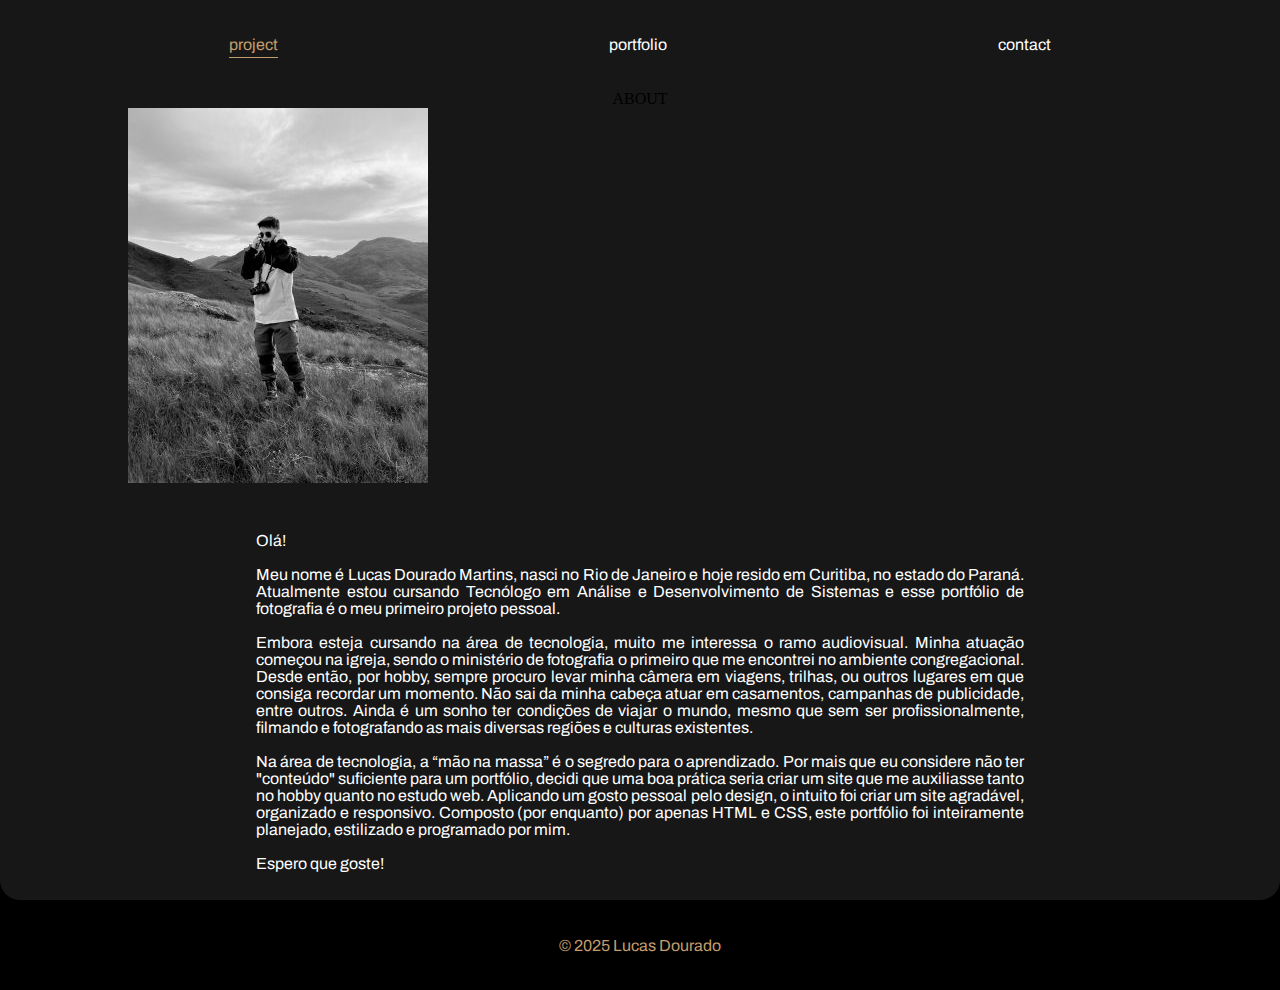
<file: src/project.html>
<!DOCTYPE html>
<html lang="en">
<head>
    <meta charset="UTF-8">
    <meta name="viewport" content="width=device-width, initial-scale=1.0">
    <title>Project — Dourado</title>
    <link rel="shortcut icon" href="../images/design/favicon.ico" type="image/x-icon">
    <link rel="stylesheet" href="project.css">
</head>
<body>
    <main>
        <section id="main-section">
            <header>
                <nav>
                    <ul id="nav-links">
                        <li><a href="project.html" class="links" id="project">project</a></li>
                        <li><a href="../index.html" class="links" id="portfolio">portfolio</a></li>
                        <li><a href="contact.html" class="links" id="contact">contact</a></li>
                    </ul>
                </nav>
            </header>
            <div id="title">
                ABOUT
            </div>
            <div id="about-content">
                <div id="about-image">
                    <img src="../images/shots/home/about.jpg" alt="">
                </div>
                <div id="about-text">
                <p>Olá! <br><br> Meu nome é Lucas Dourado Martins, nasci no Rio de Janeiro e hoje resido em Curitiba, no estado do Paraná. Atualmente estou cursando Tecnólogo em Análise e Desenvolvimento de Sistemas e esse portfólio de fotografia é o meu primeiro projeto pessoal. <br><br>
                Embora esteja cursando na área de tecnologia, muito me interessa o ramo audiovisual. Minha atuação começou na igreja, sendo o ministério de fotografia o primeiro que me encontrei no ambiente congregacional. Desde então, por hobby, sempre procuro levar minha câmera em viagens, trilhas, ou outros lugares em que consiga recordar um momento. Não sai da minha cabeça atuar em casamentos, campanhas de publicidade, entre outros. Ainda é um sonho ter condições de viajar o mundo, mesmo que sem ser profissionalmente, filmando e fotografando as mais diversas regiões e culturas existentes. <br><br>
                Na área de tecnologia, a “mão na massa” é o segredo para o aprendizado. Por mais que eu considere não ter "conteúdo" suficiente para um portfólio, decidi que uma boa prática seria criar um site que me auxiliasse tanto no hobby quanto no estudo web. Aplicando um gosto pessoal pelo design, o intuito foi criar um site agradável, organizado e responsivo. Composto (por enquanto) por apenas HTML e CSS, este portfólio foi inteiramente planejado, estilizado e programado por mim. <br><br>
                Espero que goste!
                </div>
                </p>
            </div>
        </section>
    </main>
    <footer>
        <div>&copy; 2025 Lucas Dourado</div>
    </footer>
</body>
</html>
</file>
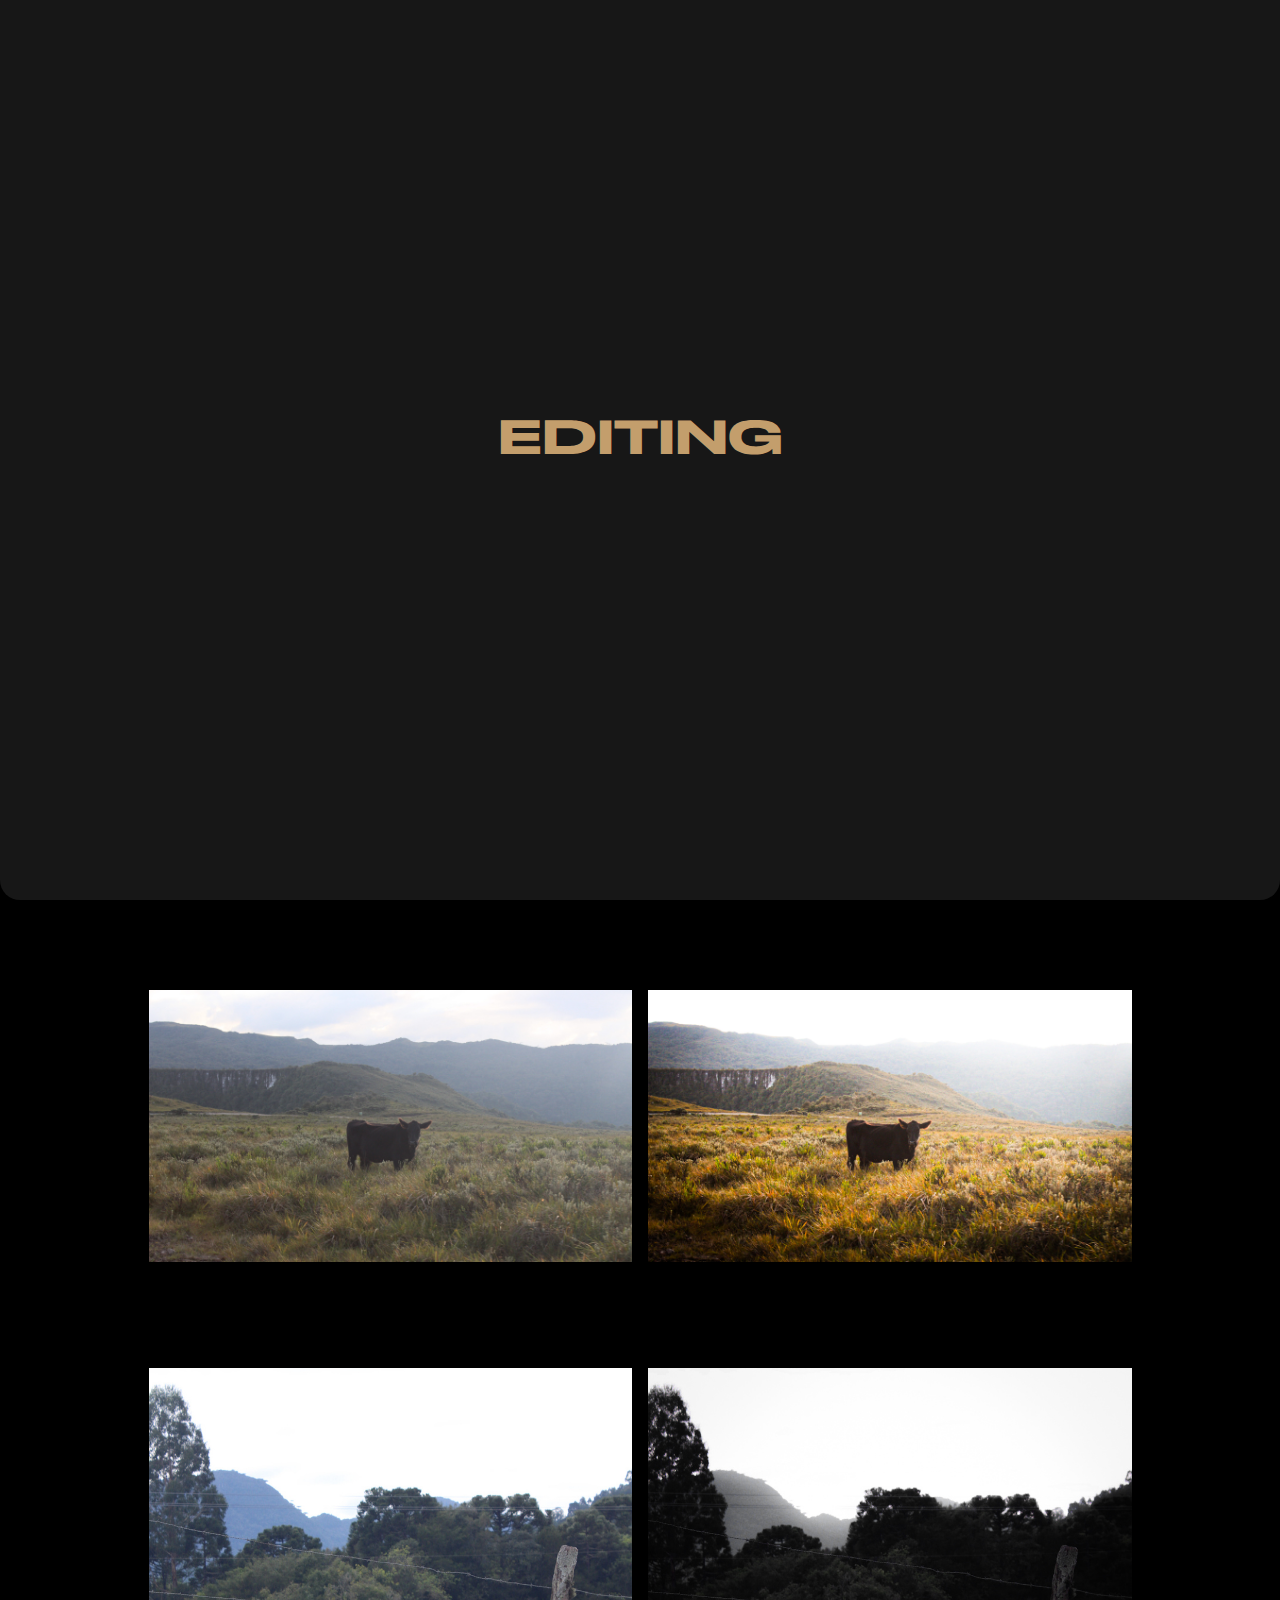
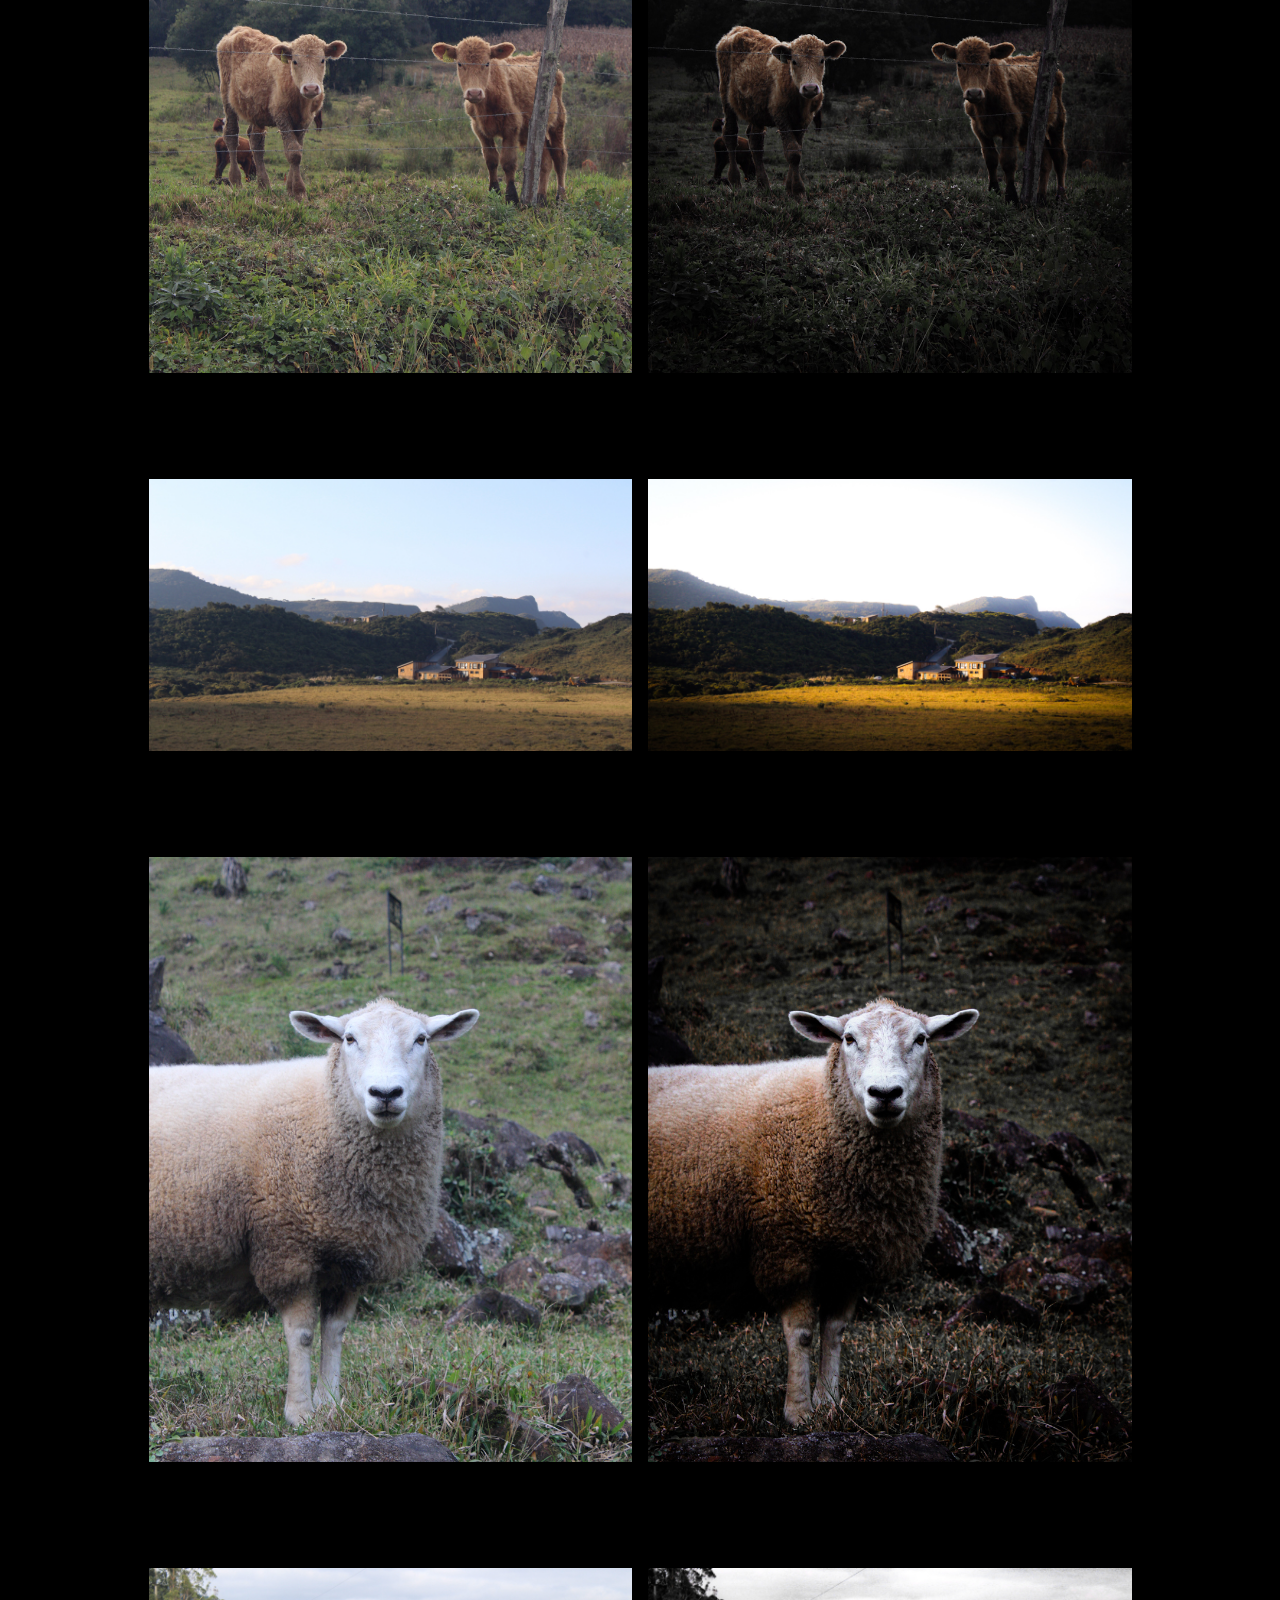
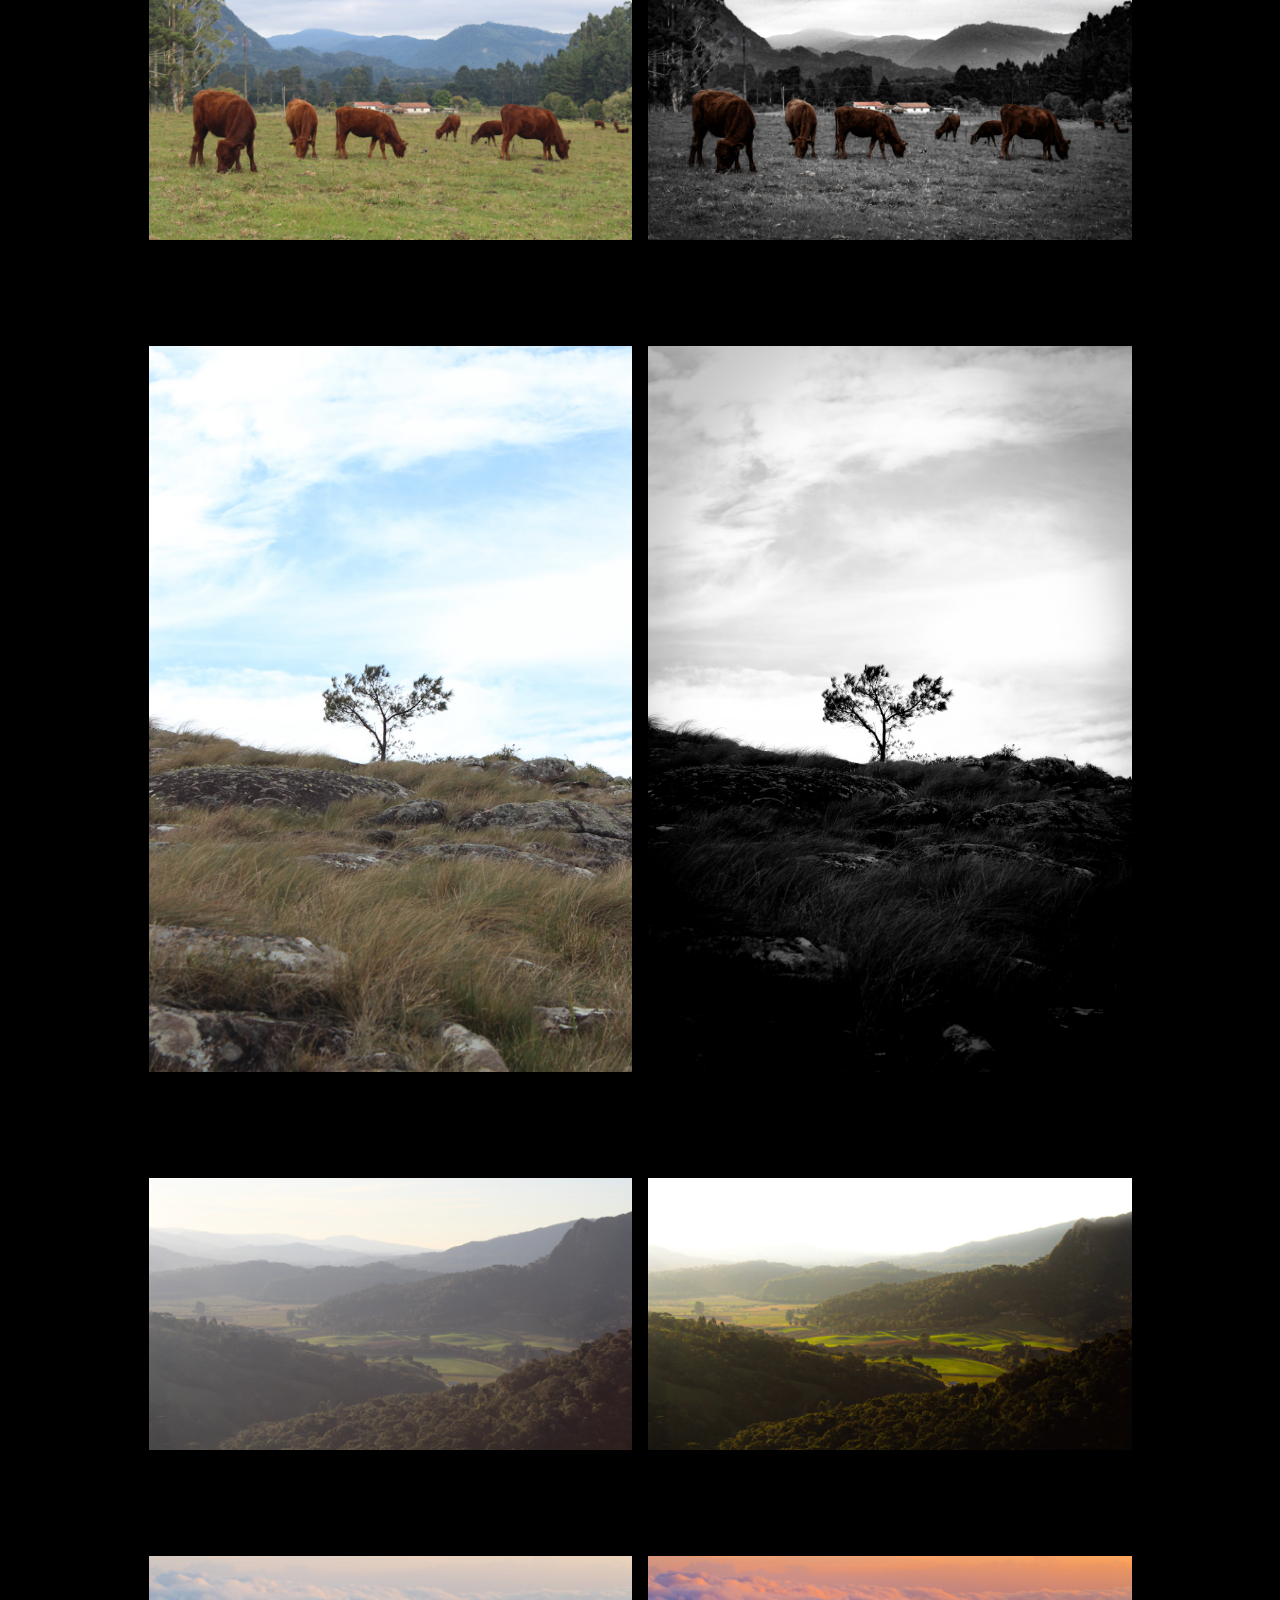
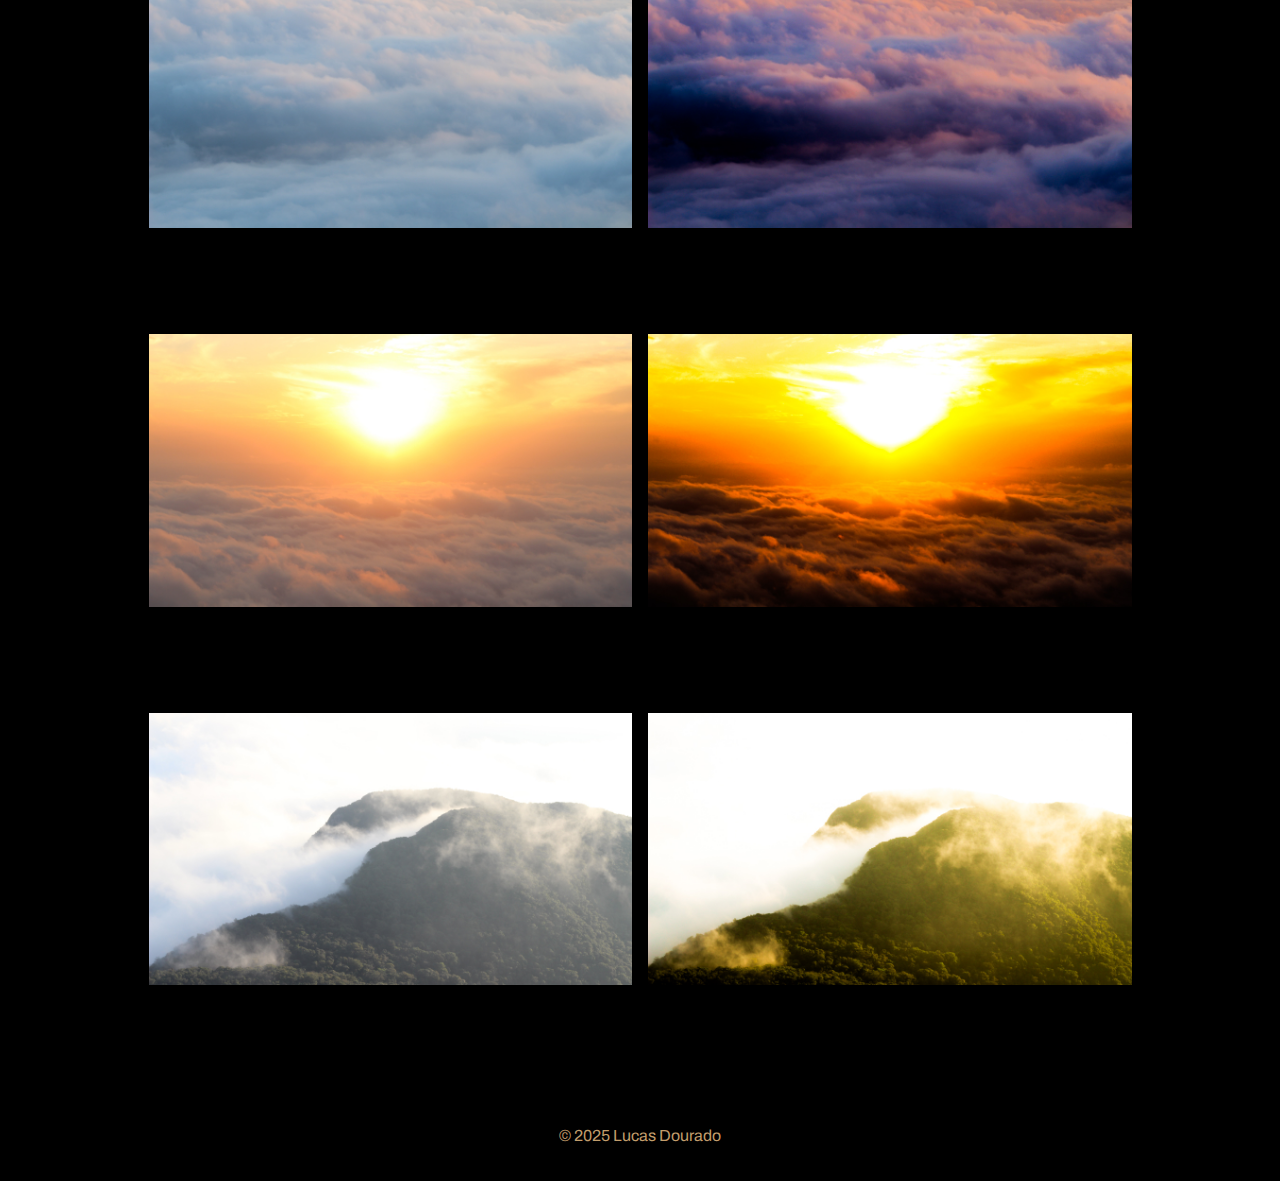
<file: src/gallery/editing.html>
<!DOCTYPE html>
<html lang="pt-br">
<head>
    <meta charset="UTF-8">
    <meta name="description" content="Galeria Editing do portfólio de fotografia de Lucas Dourado. Veja o antes e depois de edições fotográficas, explorando o processo criativo e o resultado final de cada imagem.">
    <meta name="viewport" content="width=device-width, initial-scale=1.0">
    <title>Editing Gallery — Dourado</title>
    <link rel="shortcut icon" href="../images/icons/favicon.ico" type="image/x-icon">
    <link rel="stylesheet" href="editing.css">
    <link rel="stylesheet" href="https://cdnjs.cloudflare.com/ajax/libs/font-awesome/6.5.0/css/all.min.css">
</head>
<body>
    <main>
        <section id="intro-section">
            <header>
                <nav>
                    <ul id="nav-links">
                        <li><a href="../../index.html" class="links" id="portfolio">back</a></li>
                    </ul>
                </nav>
            </header>
            <div id="title">
                <div id="editing-title">EDITING</div>
                <div id="swipe-up">SWIPE UP</div>
            </div>
        </section>
        <section id="gallery-section">
            <div id="gallery">
                <div>
                    <img id="left" src="../images/shots/edit/cownon .JPG" alt="">
                    <img src="../images/shots/edit/cow.jpg" alt="">
                </div>
                <div>
                    <img id="left" src="../images/shots/edit/twonon.jpg" alt="">
                    <img src="../images/shots/edit/two.jpg" alt="">
                </div>
                <div>
                    <img id="left" src="../images/shots/edit/housenon.JPG" alt="">
                    <img src="../images/shots/edit/house.jpg" alt="">
                </div>
                <div>
                    <img id="left" src="../images/shots/edit/sheepnon.JPG" alt="">
                    <img src="../images/shots/edit/sheep.JPG" alt="">
                </div>
                <div>
                    <img src="../images/shots/edit/cowsnon .JPG" alt="">
                    <img id="left" src="../images/shots/edit/cows .JPG" alt="">
                </div>
                <div>
                    <img id="left" src="../images/shots/edit/treenon.JPG" alt="">
                    <img src="../images/shots/edit/tree.JPG" alt="">
                </div>
                <div>
                    <img id="left" src="../images/shots/edit/fieldnon.JPG" alt="">
                    <img src="../images/shots/edit/field.jpg" alt="">
                </div>
                <div>
                    <img id="left" src="../images/shots/edit/cloudsnon .JPG" alt="">
                    <img src="../images/shots/edit/clouds.JPG" alt="">
                </div>
                <div>
                    <img id="left" src="../images/shots/edit/sunsetnon.JPG" alt="">
                    <img src="../images/shots/edit/sunset .JPG" alt="">
                </div>
                <div>
                    <img id="left" src="../images/shots/edit/montainnon.JPG" alt="">
                    <img src="../images/shots/edit/mountain.JPG" alt="">
                </div>


            </div>
        </section>
    </main>
    <footer>
            <div id="footer-copy">&copy; 2025 Lucas Dourado</div>
    </footer>
    <div id="up-button-container"><a id="up-button" href="#intro-section"><i class="fas fa-arrow-up"></i></a>
    </div>
</body>
</html>
</file>
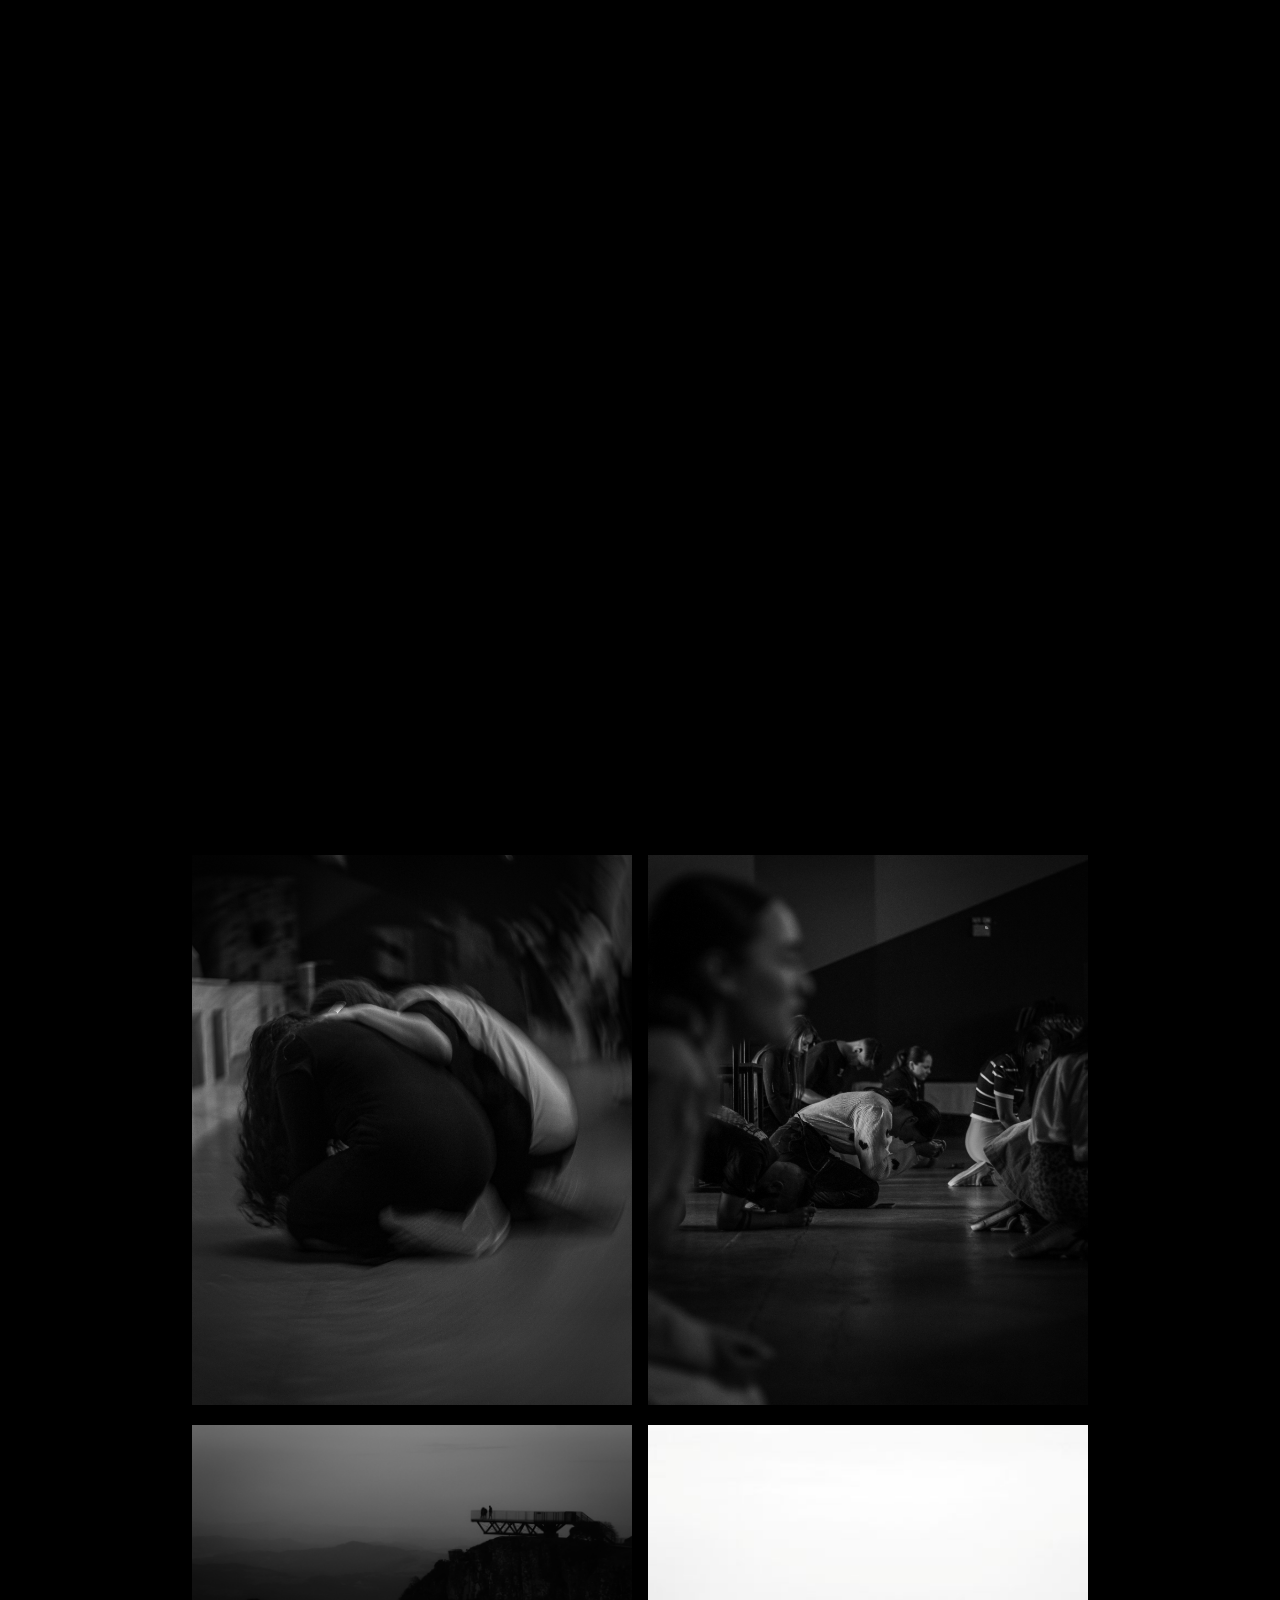
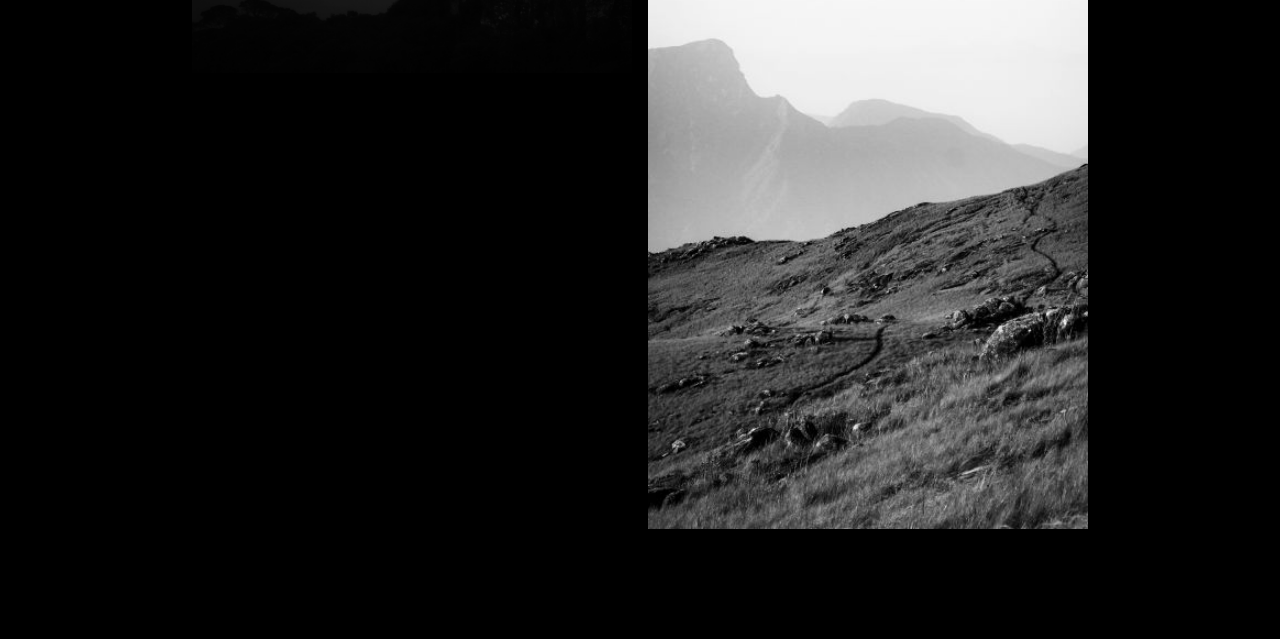
<file: src/gallery/outside.html>
<!DOCTYPE html>
<html lang="en">
<head>
    <meta charset="UTF-8">
    <meta name="viewport" content="width=device-width, initial-scale=1.0">
    <title>Outside Gallery - Dourado</title>
    <link rel="shortcut icon" href="/images/design/favicon.ico" type="image/x-icon">
    <link rel="stylesheet" href="outside.css">
</head>
<body>
    <main>
        <section id="main-section">
            <header>
                <nav>
                    <ul id="nav-links">
                        <li><a href="../project.html" class="links" id="project">project</a></li>
                        <li><a href="/index.html" class="links" id="portfolio">portfolio</a></li>
                        <li><a href="../contact.html" class="links" id="contact">contact</a></li>
                    </ul>
                </nav>
            </header>
            <div id="title">
                OUTSIDE
            </div>
            <section id="gallery-section">
                <div id="gallery">
                    <img src="/images/shots/home/church-block.jpg" alt="">
                    <img src="/images/shots/home/tap-to-edit-block.jpg" alt="">
                    <img src="/images/shots/home/intermediate-img.JPG" alt="">
                    <img src="/images/shots/home/background-mobile.jpg" alt="">
                </div>
            </section>
        </section>
    </main>
    <footer>
        <div>&copy; 2025 Lucas Dourado</div>
    </footer>
</body>
</html>
</file>
<file: src/project.css>
@font-face {
    font-family: StretchPro;
    src: url(fonts/StretchPro.otf) format('opentype');
}

@font-face {
    font-family: Archivo;
    src: url(fonts/Archivo-VariableFont_wdth\,wght.ttf) format('truetype');
}

* {
    margin: 0px;
    padding: 0px;
    list-style: none;
    text-decoration: none;
    box-sizing: border-box;
}

html {
    scroll-behavior: smooth;
}

body {
    background-color: black;
}

#main-section {
    height: 100vh;
    background-color: #171717;
    display: flex;
    flex-direction: column;
    align-items: center;
    border-radius: 0 0 20px 20px;
}

#nav-links {
    display: flex;
    justify-content: space-around;
    align-items: center;
    width: 90vw;
    height: 10vh;
}

a {
    text-decoration: none;
    font-family: Archivo, sans-serif;
    color: white;
    position: relative; /*para o pseudo-elemento*/
    transition: all 0.25s ease;
}

#project {
    color: #c39e6cff;
}

#project::after {
    content: ''; /*necessário*/
    position: absolute; /*vai se basear no link*/
    left: 0;
    bottom: -5px; /*ou padding-bottom no link*/
    width: 100%;
    height: 1px;
    transform: scaleX(1); /*inicialmente invisível*/
    background-color: #c39e6cff;
}

.links:hover {
    color: #c39e6cff;
}

/*aqui efetivamente irei criar a linha*/
.links::after { /*pseudo-elemento; permite inserir conteúdo extra*/
    content: ''; /*necessário*/
    position: absolute; /*vai se basear no link*/
    left: 0;
    bottom: -5px; /*ou padding-bottom no link*/
    width: 100%;
    height: 1px;
    transform: scaleX(0); /*inicialmente invisível*/
    background-color: #c39e6cff;
    transition: transform 0.25s ease;
}

/*aqui eu vou fazer a linha aparecer quando o mouse estiver por cima*/
.links:hover::after {
    transform: scaleX(1);
}

#about {
    font-family: StretchPro, sans-serif;
    color: #c39e6cff;
    display: flex;
    flex-wrap: wrap; /*para o responsivo*/
    justify-content: center;
    text-align: justify;
    text-align-last: center;
    font-size: clamp(2rem, 5vw, 3rem);
    margin: 5vh 10vw 0 10vw;
    animation: slideUpFadeIn 1s ease-in-out forwards;
    cursor: default;
}

@keyframes slideUpFadeIn { /*entender como funciona*/
    0% {
        transform: translateY(50px);
        opacity: 0;
    }
    100% {
        transform: translateY(0);
        opacity: 1;
    }
}

#about-text {
    width: 60vw;
    font-family: Archivo, sans-serif;
    color: white;
    display: flex;
    flex-wrap: wrap; /*para o responsivo*/
    justify-content: center;
    text-align: justify;
    font-size: clamp(1rem, 1vw, 1.5rem);
    margin: 5vh 10vw 0 10vw;
}

footer {
    background-color: black;
    font-family: Archivo, sans-serif;
    font-weight: normal;
    color: #c39e6cff;
    display: flex;
    justify-content: center;
    align-items: center;
    height: 10vh;
}
</file>
<file: src/gallery/editing.css>
@font-face {
    font-family: StretchPro;
    src: url(../fonts/StretchPro.otf) format('opentype');
}

@font-face {
    font-family: Archivo;
    src: url(../fonts/Archivo-VariableFont_wdth\,wght.ttf) format('truetype');
}

* {
    margin: 0px;
    padding: 0px;
    list-style: none;
    text-decoration: none;
    box-sizing: border-box;
}

html {
    scroll-behavior: smooth;
}

body {
    background-color: black;
}

* {
    margin: 0px;
    padding: 0px;
    list-style: none;
    text-decoration: none;
    box-sizing: border-box;
}

html {
    scroll-behavior: smooth;
}

#nav-links {
    display: flex;
    justify-content: space-around;
    align-items: center;
    width: 90vw;
    height: 10vh;
    opacity: 0;
    animation: fadeIn 1s ease-in-out 1.5s forwards;
}

a {
    text-decoration: none;
    font-family: Archivo, sans-serif;
    color: white;
    position: relative; /*para o pseudo-elemento*/
    transition: all 0.25s ease;
}


#portfolio::after {
    content: ''; /*necessário*/
    position: absolute; /*vai se basear no link*/
    left: 0;
    bottom: -5px; /*ou padding-bottom no link*/
    width: 100%;
    height: 1px;
    transform: scaleX(0); /*inicialmente invisível*/
    background-color: #c39e6cff;
    transition: transform 0.25s ease;

}

.links:hover {
    color: #c39e6cff;
}

#portfolio:hover::after {
    transform: scaleX(1);
}

/*aqui efetivamente irei criar a linha*/
#contact::after { /*pseudo-elemento; permite inserir conteúdo extra*/
    content: ''; /*necessário*/
    position: absolute; /*vai se basear no link*/
    left: 0;
    bottom: -5px; /*ou padding-bottom no link*/
    width: 100%;
    height: 1px;
    background-color: #c39e6cff;
    transform: scaleX(0); /*inicialmente invisível*/
    transform-origin: left;
    transition: transform 0.25s ease;
}

/*aqui eu vou fazer a linha aparecer quando o mouse estiver por cima*/
#contact:hover::after {
    transform: scaleX(1);
}

#project::after { /*pseudo-elemento; permite inserir conteúdo extra*/
    content: ''; /*necessário*/
    position: absolute; /*vai se basear no link*/
    left: 0;
    bottom: -5px; /*ou padding-bottom no link*/
    width: 100%;
    height: 1px;
    background-color: #c39e6cff;
    transform: scaleX(0); /*inicialmente invisível*/
    transform-origin: right;
    transition: transform 0.25s ease;
}

/*aqui eu vou fazer a linha aparecer quando o mouse estiver por cima*/
#project:hover::after {
    transform: scaleX(1);
}

#intro-section {
    height: 100vh;
    background-color: #171717;
    display: flex;
    flex-direction: column;
    align-items: center;
    border-radius: 0 0 20px 20px;
}

#title {
    display: flex;
    flex-direction: column;
    height: 70vh;
    justify-content: center;
    align-items: center;
    margin: 5vh 10vw 0 10vw;
    cursor: default;
}

#title #editing-title {
    font-family: StretchPro, sans-serif;
    color: #c39e6cff;
    font-size: clamp(2rem, 5vw, 3rem);
    animation: slideUpFadeIn 1s ease-in-out forwards;
}

#title #swipe-up {
    font-family: Archivo, sans-serif;
    font-size: clamp(1.2rem, 1.25vw, 1.8rem); 
    color: grey;
    opacity: 0;
    animation: fadeIn 1s ease-in-out 1s forwards;
}

#gallery-section {
    display: flex;
    flex-direction: column;
    align-items: center;
}

#gallery {
    width: 80vw;
    display: flex;
    flex-direction: column;
    align-items: center;
    justify-content: center;
    padding-top: 10vh;
    animation: slideUpFadeIn ease-in-out forwards;
    animation-timeline: view();
    animation-range: entry 0 cover 5%;
}

#gallery div {
    width: 80vw;
    display: flex;
    flex-wrap: wrap;
    justify-content: center;
    margin-bottom: 10vh;
}

#gallery img {
    margin: 0 0.6vw 1em 0.6vw;
    width: 37.8vw;
    min-width: 224px;
}

#up-button-container {
    display: flex;
    justify-content: center;
}

#up-button {
    opacity: 0;
    position: fixed;
    color: #c39e6cff;
    transition: all 0.25s;
    display: inline-block;
    bottom: 10vh;
    animation: fadeIn 1s ease-in-out 1.5s forwards;
}

#up-button:hover {
    transform: translateY(-5px);
}

footer {
    background-color: black;
    font-family: Archivo, sans-serif;
    display: flex;
    flex-direction: column;
    justify-content: center;
    align-items: center;
    flex-wrap: nowrap;
    height: 10vh;
}

span {
    white-space: nowrap;
}

footer {
    background-color: black;
    font-family: Archivo, sans-serif;
    display: flex;
    flex-direction: column;
    justify-content: center;
    align-items: center;
    flex-wrap: nowrap;
    height: 10vh;
}

footer #footer-copy {
    color: #c39e6cff;
}

@keyframes slideUpFadeIn { 
    from {
        transform: translateY(50px);
        opacity: 0;
    }
    to {
        transform: translateY(0);
        opacity: 1;
    }
}

@keyframes letterSpacing { 
    from {
        letter-spacing: 4rem;
        color: white;
        opacity: 0;
    }
    to {
        letter-spacing: normal;
        color: #c39e6cff;
        opacity: 1;
    }
}

@keyframes fadeIn { 
    from {
        opacity: 0;
    }
    to {
        opacity: 1;
    }
}
</file>
<file: src/gallery/outside.css>
@font-face {
    font-family: StretchPro;
    src: url(/src/fonts/StretchPro.otf) format('opentype');
}

@font-face {
    font-family: Archivo;
    src: url(/src/fonts/Archivo-VariableFont_wdth\,wght.ttf) format('truetype');
}

* {
    margin: 0px;
    padding: 0px;
    list-style: none;
    text-decoration: none;
    box-sizing: border-box;
}

html {
    scroll-behavior: smooth;
}

body {
    background-color: black;
}

* {
    margin: 0px;
    padding: 0px;
    list-style: none;
    text-decoration: none;
    box-sizing: border-box;
}

html {
    scroll-behavior: smooth;
}

#nav-links {
    display: flex;
    justify-content: space-around;
    align-items: center;
    width: 90vw;
    height: 10vh;
    opacity: 0;
    animation: fadeIn 1s ease-in-out 1.5s forwards;
}

a {
    text-decoration: none;
    font-family: Archivo, sans-serif;
    color: white;
    position: relative; /*para o pseudo-elemento*/
    transition: all 0.25s ease;
}


#portfolio::after {
    content: ''; /*necessário*/
    position: absolute; /*vai se basear no link*/
    left: 0;
    bottom: -5px; /*ou padding-bottom no link*/
    width: 100%;
    height: 1px;
    transform: scaleX(0); /*inicialmente invisível*/
    background-color: #c39e6cff;
    transition: transform 0.25s ease;

}

.links:hover {
    color: #c39e6cff;
}

#portfolio:hover::after {
    transform: scaleX(1);
}

/*aqui efetivamente irei criar a linha*/
#contact::after { /*pseudo-elemento; permite inserir conteúdo extra*/
    content: ''; /*necessário*/
    position: absolute; /*vai se basear no link*/
    left: 0;
    bottom: -5px; /*ou padding-bottom no link*/
    width: 100%;
    height: 1px;
    background-color: #c39e6cff;
    transform: scaleX(0); /*inicialmente invisível*/
    transform-origin: left;
    transition: transform 0.25s ease;
}

/*aqui eu vou fazer a linha aparecer quando o mouse estiver por cima*/
#contact:hover::after {
    transform: scaleX(1);
}

#project::after { /*pseudo-elemento; permite inserir conteúdo extra*/
    content: ''; /*necessário*/
    position: absolute; /*vai se basear no link*/
    left: 0;
    bottom: -5px; /*ou padding-bottom no link*/
    width: 100%;
    height: 1px;
    background-color: #c39e6cff;
    transform: scaleX(0); /*inicialmente invisível*/
    transform-origin: right;
    transition: transform 0.25s ease;
}

/*aqui eu vou fazer a linha aparecer quando o mouse estiver por cima*/
#project:hover::after {
    transform: scaleX(1);
}

#intro-section {
    height: 100vh;
    background-color: #171717;
    display: flex;
    flex-direction: column;
    align-items: center;
    border-radius: 0 0 20px 20px;
}

#title {
    display: flex;
    flex-direction: column;
    height: 70vh;
    justify-content: center;
    align-items: center;
    margin: 5vh 10vw 0 10vw;
    cursor: default;
}

#title #outside-title {
    font-family: StretchPro, sans-serif;
    color: #c39e6cff;
    font-size: clamp(2rem, 5vw, 3rem);
    animation: slideUpFadeIn 1s ease-in-out forwards;
}

#title #swipe-up {
    font-family: Archivo, sans-serif;
    font-size: clamp(1.2rem, 1.25vw, 1.8rem); 
    color: grey;
    opacity: 0;
    animation: fadeIn 1s ease-in-out 1s forwards;
}

#gallery-section {
    display: flex;
    flex-direction: column;
    align-items: center;
}

#gallery {
    max-width: 70vw;
    padding-top: 10vh;
    columns: 300px;
    animation: slideUpFadeIn ease-in-out forwards;
    animation-timeline: view();
    animation-range: entry 0 cover 5%;
}

#gallery img {
    width: 100%;
    margin-bottom: 1em;
}

#up-button {
    color: #c39e6cff;
    transition: all 0.25s;
    display: inline-block;
    margin-top: 8vh;
    margin-bottom: 5vh;
}

#up-button:hover {
    transform: translateY(-5px);
}

footer {
    background-color: black;
    font-family: Archivo, sans-serif;
    display: flex;
    flex-direction: column;
    justify-content: center;
    align-items: center;
    flex-wrap: nowrap;
    height: 10vh;
}

span {
    white-space: nowrap;
}

footer #footer-copy {
    color: #c39e6cff;
}

@keyframes slideUpFadeIn { 
    from {
        transform: translateY(50px);
        opacity: 0;
    }
    to {
        transform: translateY(0);
        opacity: 1;
    }
}

@keyframes letterSpacing { 
    from {
        letter-spacing: 4rem;
        color: white;
        opacity: 0;
    }
    to {
        letter-spacing: normal;
        color: #c39e6cff;
        opacity: 1;
    }
}

@keyframes fadeIn { 
    from {
        opacity: 0;
    }
    to {
        opacity: 1;
    }
}
</file>
